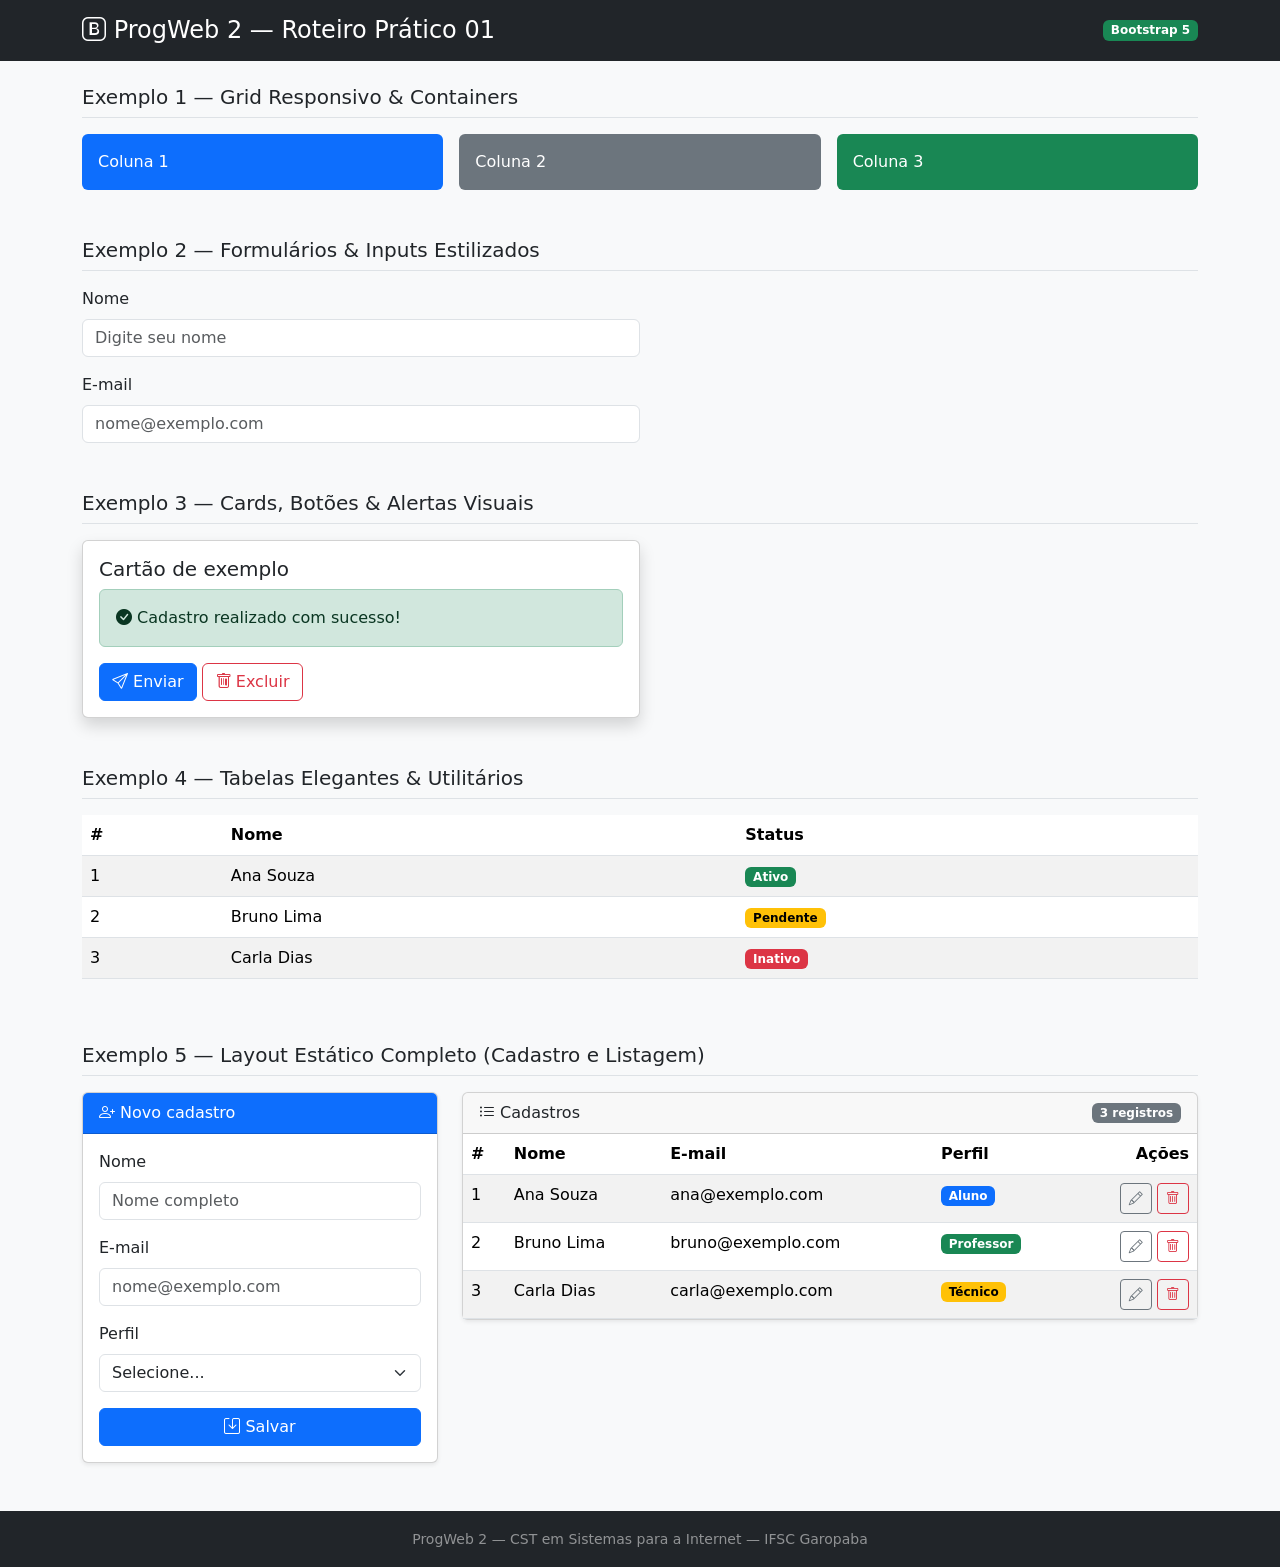
<file: index.html>
<!DOCTYPE html>
<html lang="pt-br">
<head>
  <meta charset="UTF-8">
  <meta name="viewport" content="width=device-width, initial-scale=1">
  <title>ProgWeb 2 — Roteiro 01 | Bootstrap 5</title>

  <!-- Bootstrap 5 CSS (CDN jsDelivr) -->
  <link rel="stylesheet" href="https://cdn.jsdelivr.net/npm/bootstrap@5.3.3/dist/css/bootstrap.min.css">
  <!-- Bootstrap Icons -->
  <link rel="stylesheet" href="https://cdn.jsdelivr.net/npm/bootstrap-icons@1.11.3/font/bootstrap-icons.css">
</head>
<body class="bg-light">

  <!-- Cabeçalho -->
  <header class="bg-dark text-white py-3 mb-4">
    <div class="container d-flex justify-content-between align-items-center">
      <h1 class="h4 mb-0"><i class="bi bi-bootstrap"></i> ProgWeb 2 — Roteiro Prático 01</h1>
      <span class="badge text-bg-success">Bootstrap 5</span>
    </div>
  </header>

  <main class="container">

    <!-- ============================================
         EXEMPLO 1 — Grid Responsivo & Containers
         100% no celular, 50% em tablets, 33.3% em desktops
         ============================================ -->
    <section class="mb-5">
      <h2 class="h5 border-bottom pb-2 mb-3">Exemplo 1 — Grid Responsivo &amp; Containers</h2>
      <div class="row g-3">
        <div class="col-12 col-md-6 col-lg-4">
          <div class="p-3 bg-primary text-white rounded">Coluna 1</div>
        </div>
        <div class="col-12 col-md-6 col-lg-4">
          <div class="p-3 bg-secondary text-white rounded">Coluna 2</div>
        </div>
        <div class="col-12 col-md-6 col-lg-4">
          <div class="p-3 bg-success text-white rounded">Coluna 3</div>
        </div>
      </div>
    </section>

    <!-- ============================================
         EXEMPLO 2 — Formulários & Inputs Estilizados
         ============================================ -->
    <section class="mb-5">
      <h2 class="h5 border-bottom pb-2 mb-3">Exemplo 2 — Formulários &amp; Inputs Estilizados</h2>
      <form class="col-12 col-md-6">
        <div class="mb-3">
          <label for="ex2-nome" class="form-label">Nome</label>
          <input type="text" class="form-control" id="ex2-nome" placeholder="Digite seu nome">
        </div>
        <div class="mb-3">
          <label for="ex2-email" class="form-label">E-mail</label>
          <input type="email" class="form-control" id="ex2-email" placeholder="nome@exemplo.com">
        </div>
      </form>
    </section>

    <!-- ============================================
         EXEMPLO 3 — Cards, Botões & Alertas Visuais
         ============================================ -->
    <section class="mb-5">
      <h2 class="h5 border-bottom pb-2 mb-3">Exemplo 3 — Cards, Botões &amp; Alertas Visuais</h2>
      <div class="card shadow col-12 col-md-6">
        <div class="card-body">
          <h3 class="card-title h5">Cartão de exemplo</h3>
          <div class="alert alert-success" role="alert">
            <i class="bi bi-check-circle-fill"></i> Cadastro realizado com sucesso!
          </div>
          <button type="button" class="btn btn-primary">
            <i class="bi bi-send"></i> Enviar
          </button>
          <button type="button" class="btn btn-outline-danger">
            <i class="bi bi-trash"></i> Excluir
          </button>
        </div>
      </div>
    </section>

    <!-- ============================================
         EXEMPLO 4 — Tabelas Elegantes & Utilitários
         ============================================ -->
    <section class="mb-5">
      <h2 class="h5 border-bottom pb-2 mb-3">Exemplo 4 — Tabelas Elegantes &amp; Utilitários</h2>
      <div class="table-responsive">
        <table class="table table-hover table-striped">
          <thead>
            <tr>
              <th>#</th>
              <th>Nome</th>
              <th>Status</th>
            </tr>
          </thead>
          <tbody>
            <tr>
              <td>1</td>
              <td>Ana Souza</td>
              <td><span class="badge text-bg-success">Ativo</span></td>
            </tr>
            <tr>
              <td>2</td>
              <td>Bruno Lima</td>
              <td><span class="badge text-bg-warning">Pendente</span></td>
            </tr>
            <tr>
              <td>3</td>
              <td>Carla Dias</td>
              <td><span class="badge text-bg-danger">Inativo</span></td>
            </tr>
          </tbody>
        </table>
      </div>
    </section>

    <!-- ============================================
         EXEMPLO 5 — Layout Estático Completo
         Cadastro (col-md-4) + Listagem (col-md-8)
         ============================================ -->
    <section class="mb-5">
      <h2 class="h5 border-bottom pb-2 mb-3">Exemplo 5 — Layout Estático Completo (Cadastro e Listagem)</h2>
      <div class="row g-4">

        <!-- Coluna de cadastro -->
        <div class="col-12 col-md-4">
          <div class="card shadow-sm">
            <div class="card-header bg-primary text-white">
              <i class="bi bi-person-plus"></i> Novo cadastro
            </div>
            <div class="card-body">
              <form>
                <div class="mb-3">
                  <label for="nome" class="form-label">Nome</label>
                  <input type="text" class="form-control" id="nome" placeholder="Nome completo">
                </div>
                <div class="mb-3">
                  <label for="email" class="form-label">E-mail</label>
                  <input type="email" class="form-control" id="email" placeholder="nome@exemplo.com">
                </div>
                <div class="mb-3">
                  <label for="perfil" class="form-label">Perfil</label>
                  <select class="form-select" id="perfil">
                    <option selected>Selecione...</option>
                    <option value="1">Aluno</option>
                    <option value="2">Professor</option>
                    <option value="3">Técnico</option>
                  </select>
                </div>
                <button type="submit" class="btn btn-primary w-100">
                  <i class="bi bi-save"></i> Salvar
                </button>
              </form>
            </div>
          </div>
        </div>

        <!-- Coluna da tabela -->
        <div class="col-12 col-md-8">
          <div class="card shadow-sm">
            <div class="card-header d-flex justify-content-between align-items-center">
              <span><i class="bi bi-list-ul"></i> Cadastros</span>
              <span class="badge text-bg-secondary">3 registros</span>
            </div>
            <div class="table-responsive">
              <table class="table table-striped table-hover mb-0">
                <thead>
                  <tr>
                    <th>#</th>
                    <th>Nome</th>
                    <th>E-mail</th>
                    <th>Perfil</th>
                    <th class="text-end">Ações</th>
                  </tr>
                </thead>
                <tbody>
                  <tr>
                    <td>1</td>
                    <td>Ana Souza</td>
                    <td>ana@exemplo.com</td>
                    <td><span class="badge text-bg-primary">Aluno</span></td>
                    <td class="text-end">
                      <button class="btn btn-sm btn-outline-secondary"><i class="bi bi-pencil"></i></button>
                      <button class="btn btn-sm btn-outline-danger"><i class="bi bi-trash"></i></button>
                    </td>
                  </tr>
                  <tr>
                    <td>2</td>
                    <td>Bruno Lima</td>
                    <td>bruno@exemplo.com</td>
                    <td><span class="badge text-bg-success">Professor</span></td>
                    <td class="text-end">
                      <button class="btn btn-sm btn-outline-secondary"><i class="bi bi-pencil"></i></button>
                      <button class="btn btn-sm btn-outline-danger"><i class="bi bi-trash"></i></button>
                    </td>
                  </tr>
                  <tr>
                    <td>3</td>
                    <td>Carla Dias</td>
                    <td>carla@exemplo.com</td>
                    <td><span class="badge text-bg-warning">Técnico</span></td>
                    <td class="text-end">
                      <button class="btn btn-sm btn-outline-secondary"><i class="bi bi-pencil"></i></button>
                      <button class="btn btn-sm btn-outline-danger"><i class="bi bi-trash"></i></button>
                    </td>
                  </tr>
                </tbody>
              </table>
            </div>
          </div>
        </div>

      </div>
    </section>

  </main>

  <footer class="bg-dark text-white-50 text-center py-3">
    <small>ProgWeb 2 — CST em Sistemas para a Internet — IFSC Garopaba</small>
  </footer>

  <!-- Bootstrap 5 JS (necessário para componentes interativos, ex.: modais) -->
  <script src="https://cdn.jsdelivr.net/npm/bootstrap@5.3.3/dist/js/bootstrap.bundle.min.js"></script>
</body>
</html>
</file>
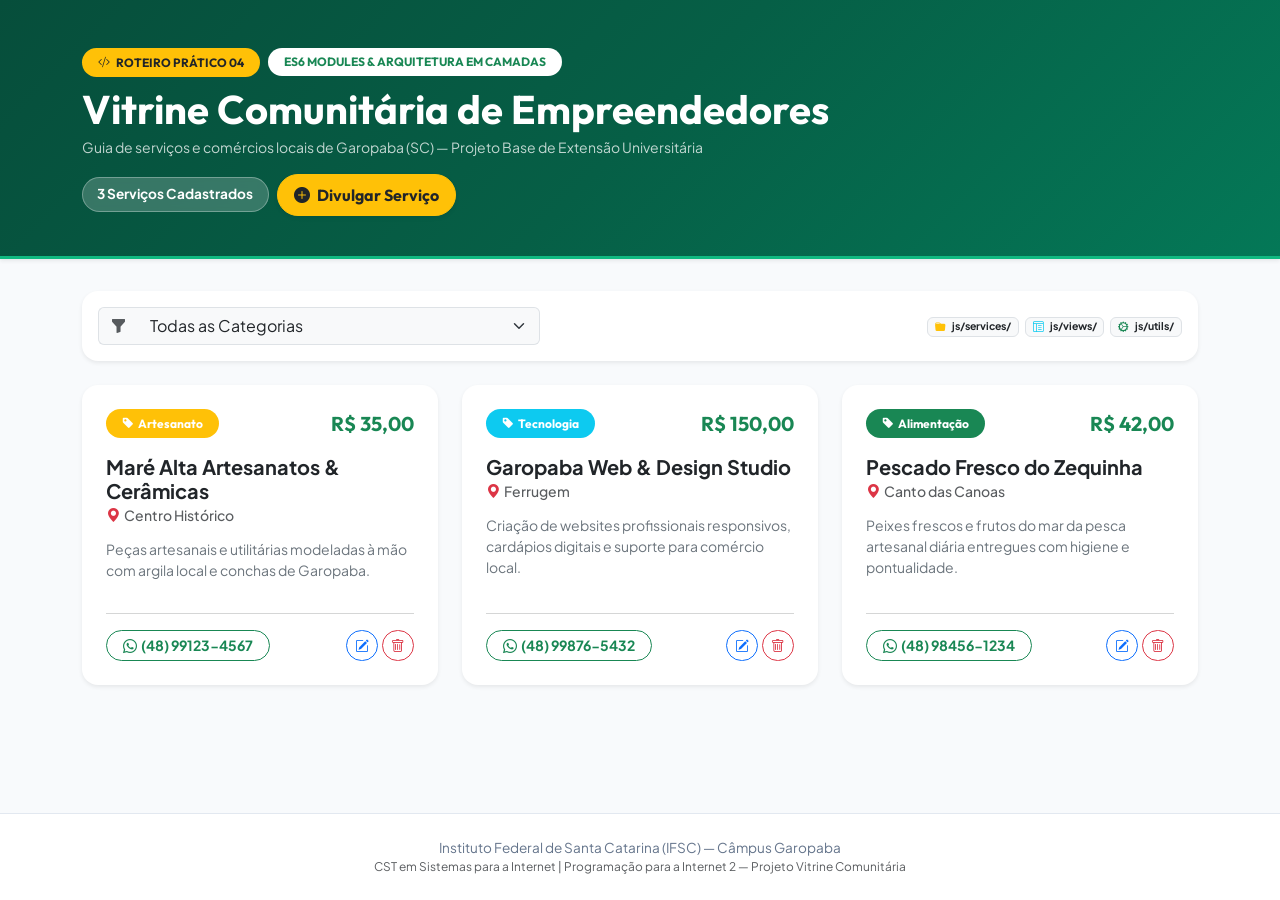
<file: roteiro-4/index.html>
<!DOCTYPE html>
<html lang="pt-BR">
<head>
  <meta charset="UTF-8">
  <meta name="viewport" content="width=device-width, initial-scale=1.0">
  <title>Vitrine Comunitária de Garopaba — Roteiro 04 (ES6 Modules)</title>

  <!-- Bootstrap 5 CSS & Icons & Fonts -->
  <link href="https://cdn.jsdelivr.net/npm/bootstrap@5.3.3/dist/css/bootstrap.min.css" rel="stylesheet">
  <link rel="stylesheet" href="https://cdn.jsdelivr.net/npm/bootstrap-icons@1.11.3/font/bootstrap-icons.min.css">
  <link rel="preconnect" href="https://fonts.googleapis.com">
  <link rel="preconnect" href="https://fonts.gstatic.com" crossorigin>
  <link href="https://fonts.googleapis.com/css2?family=Outfit:wght@500;700;800&family=Plus+Jakarta+Sans:wght@400;500;600;700&family=Fira+Code:wght@400;500;600&display=swap" rel="stylesheet">
  <link rel="stylesheet" href="styles.css">
</head>
<body>

  <!-- TOAST DE NOTIFICAÇÃO FLUTUANTE -->
  <div class="toast-container position-fixed top-0 end-0 p-3" style="z-index: 1090;">
    <div id="toastNotificacao" class="toast align-items-center text-bg-success border-0 shadow-lg" role="alert" aria-live="assertive" aria-atomic="true">
      <div class="d-flex">
        <div class="toast-body d-flex align-items-center gap-2">
          <i class="bi bi-check-circle-fill fs-5"></i>
          <div>
            <strong id="toastTitulo" class="d-block">Sucesso!</strong>
            <span id="toastMensagem">Operação realizada com êxito.</span>
          </div>
        </div>
        <button type="button" class="btn-close btn-close-white me-2 m-auto" data-bs-dismiss="toast" aria-label="Fechar"></button>
      </div>
    </div>
  </div>

  <!-- HERO BANNER -->
  <header class="hero-banner shadow-sm">
    <div class="container">
      <div class="d-flex align-items-center justify-content-between flex-wrap gap-3">
        <div>
          <div class="d-flex align-items-center gap-2 mb-2">
            <span class="badge bg-warning text-dark font-outfit fw-bold px-3 py-2 rounded-pill">
              <i class="bi bi-code-slash me-1"></i> ROTEIRO PRÁTICO 04
            </span>
            <span class="badge bg-white text-success font-outfit fw-bold px-3 py-2 rounded-pill">
              ES6 MODULES &amp; ARQUITETURA EM CAMADAS
            </span>
          </div>
          <h1 class="display-6 fw-bold font-outfit mb-1">Vitrine Comunitária de Empreendedores</h1>
          <p class="mb-0 opacity-75 small">Guia de serviços e comércios locais de Garopaba (SC) — Projeto Base de Extensão Universitária</p>
        </div>
        <div class="d-flex align-items-center gap-2">
          <span class="badge-counter" id="totalServicosBadge">Carregando...</span>
          <button class="btn btn-warning text-dark font-outfit fw-bold px-3 py-2 rounded-pill shadow-sm" data-bs-toggle="modal" data-bs-target="#modalCadastro">
            <i class="bi bi-plus-circle-fill me-1"></i> Divulgar Serviço
          </button>
        </div>
      </div>
    </div>
  </header>

  <!-- FILTROS & CONTEÚDO PRINCIPAL -->
  <main class="container mb-5">
    
    <!-- BARRA DE CONTROLE E FILTRO -->
    <div class="card border-0 shadow-sm rounded-4 mb-4 p-3 bg-white">
      <div class="row g-3 align-items-center justify-content-between">
        <div class="col-md-5">
          <div class="input-group">
            <span class="input-group-text bg-light border-end-0"><i class="bi bi-funnel-fill text-muted"></i></span>
            <select class="form-select border-start-0 bg-light" id="filtroCategoria">
              <option value="todas">Todas as Categorias</option>
              <option value="Alimentação">Alimentação &amp; Gastronomia</option>
              <option value="Tecnologia">Tecnologia &amp; Internet</option>
              <option value="Artesanato">Artesanato &amp; Arte Local</option>
              <option value="Serviços Gerais">Serviços Gerais &amp; Reformas</option>
              <option value="Turismo">Turismo &amp; Passeios</option>
            </select>
          </div>
        </div>

        <div class="col-md-7 text-md-end text-muted small">
          <span class="badge bg-light text-dark border me-1"><i class="bi bi-folder-fill text-warning me-1"></i> js/services/</span>
          <span class="badge bg-light text-dark border me-1"><i class="bi bi-layout-text-window-reverse text-info me-1"></i> js/views/</span>
          <span class="badge bg-light text-dark border"><i class="bi bi-gear-wide-connected text-success me-1"></i> js/utils/</span>
        </div>
      </div>
    </div>

    <!-- GRID DINÂMICO DE CARDS DA VITRINE -->
    <div class="row" id="vitrineContainer">
      <!-- Injetado dinamicamente pela vitrineView.js -->
    </div>

  </main>

  <!-- MODAL DE CADASTRO COM VALIDAÇÃO VISUAL BOOTSTRAP 5 -->
  <div class="modal fade" id="modalCadastro" tabindex="-1" aria-labelledby="modalCadastroLabel" aria-hidden="true">
    <div class="modal-dialog modal-dialog-centered">
      <div class="modal-content rounded-4 border-0 shadow-lg">
        <div class="modal-header border-0 pb-0">
          <h5 class="modal-title font-outfit fw-bold text-dark" id="modalCadastroLabel">
            <i class="bi bi-shop text-success me-2"></i>Cadastrar Serviço na Vitrine
          </h5>
          <button type="button" class="btn-close" data-bs-dismiss="modal" aria-label="Fechar"></button>
        </div>
        
        <form id="formCadastro" novalidate>
          <input type="hidden" id="servicoId" value="">
          <div class="modal-body pt-3">
            <p class="text-muted small mb-3">Preencha as informações do empreendedor local para cadastrar na vitrine:</p>

            <div class="mb-3">
              <label for="nome" class="form-label small fw-bold text-muted">Nome do Empreendimento / Profissional *</label>
              <input type="text" class="form-control rounded-3" id="nome" placeholder="Ex: Maré Alta Artesanatos" required>
              <div class="invalid-feedback">Por favor, informe o nome do empreendimento.</div>
            </div>

            <div class="row g-2 mb-3">
              <div class="col-md-6">
                <label for="categoria" class="form-label small fw-bold text-muted">Categoria *</label>
                <select class="form-select rounded-3" id="categoria" required>
                  <option value="" selected disabled>Selecione...</option>
                  <option value="Alimentação">Alimentação &amp; Gastronomia</option>
                  <option value="Tecnologia">Tecnologia &amp; Internet</option>
                  <option value="Artesanato">Artesanato &amp; Arte Local</option>
                  <option value="Serviços Gerais">Serviços Gerais &amp; Reformas</option>
                  <option value="Turismo">Turismo &amp; Passeios</option>
                </select>
                <div class="invalid-feedback">Selecione uma categoria.</div>
              </div>

              <div class="col-md-6">
                <label for="bairro" class="form-label small fw-bold text-muted">Bairro / Localidade *</label>
                <input type="text" class="form-control rounded-3" id="bairro" placeholder="Ex: Ferrugem, Centro..." required>
                <div class="invalid-feedback">Informe o bairro em Garopaba.</div>
              </div>
            </div>

            <div class="row g-2 mb-3">
              <div class="col-md-6">
                <label for="precoBase" class="form-label small fw-bold text-muted">Preço Base Referência (R$) *</label>
                <input type="number" step="0.50" min="0" class="form-control rounded-3" id="precoBase" placeholder="Ex: 50.00" required>
                <div class="invalid-feedback">Informe um valor válido em R$.</div>
              </div>

              <div class="col-md-6">
                <label for="telefone" class="form-label small fw-bold text-muted">WhatsApp / Telefone *</label>
                <input type="tel" class="form-control rounded-3" id="telefone" placeholder="48999998888" required pattern="[0-9]{10,11}">
                <div class="invalid-feedback">Informe um telefone válido com DDD (10 ou 11 dígitos).</div>
              </div>
            </div>

            <div class="mb-3">
              <label for="descricao" class="form-label small fw-bold text-muted">Descrição dos Serviços e Produtos *</label>
              <textarea class="form-control rounded-3" id="descricao" rows="3" placeholder="Descreva os produtos, serviços, diferenciais ou formas de atendimento..." required></textarea>
              <div class="invalid-feedback">Insira uma breve descrição sobre o negócio.</div>
            </div>
          </div>

          <div class="modal-footer border-0 pt-0">
            <button type="button" class="btn btn-light rounded-pill px-4 text-muted fw-bold" data-bs-dismiss="modal">Cancelar</button>
            <button type="submit" class="btn btn-success rounded-pill px-4 font-outfit fw-bold shadow-sm" id="btnSalvarModal">
              <i class="bi bi-check2-circle me-1"></i> <span id="btnSalvarTexto">Salvar na Vitrine</span>
            </button>
          </div>
        </form>

      </div>
    </div>
  </div>

  <!-- RODAPÉ INSTITUCIONAL -->
  <footer>
    <div class="container text-center">
      <p class="mb-0">Instituto Federal de Santa Catarina (IFSC) — Câmpus Garopaba</p>
      <p class="small text-muted mb-0">CST em Sistemas para a Internet | Programação para a Internet 2 — Projeto Vitrine Comunitária</p>
    </div>
  </footer>

  <!-- SCRIPTS BOOTSTRAP BUNDLE & JS MODULAR ES6 -->
  <script src="https://cdn.jsdelivr.net/npm/bootstrap@5.3.3/dist/js/bootstrap.bundle.min.js"></script>
  <script type="module" src="js/main.js"></script>
</body>
</html>
</file>
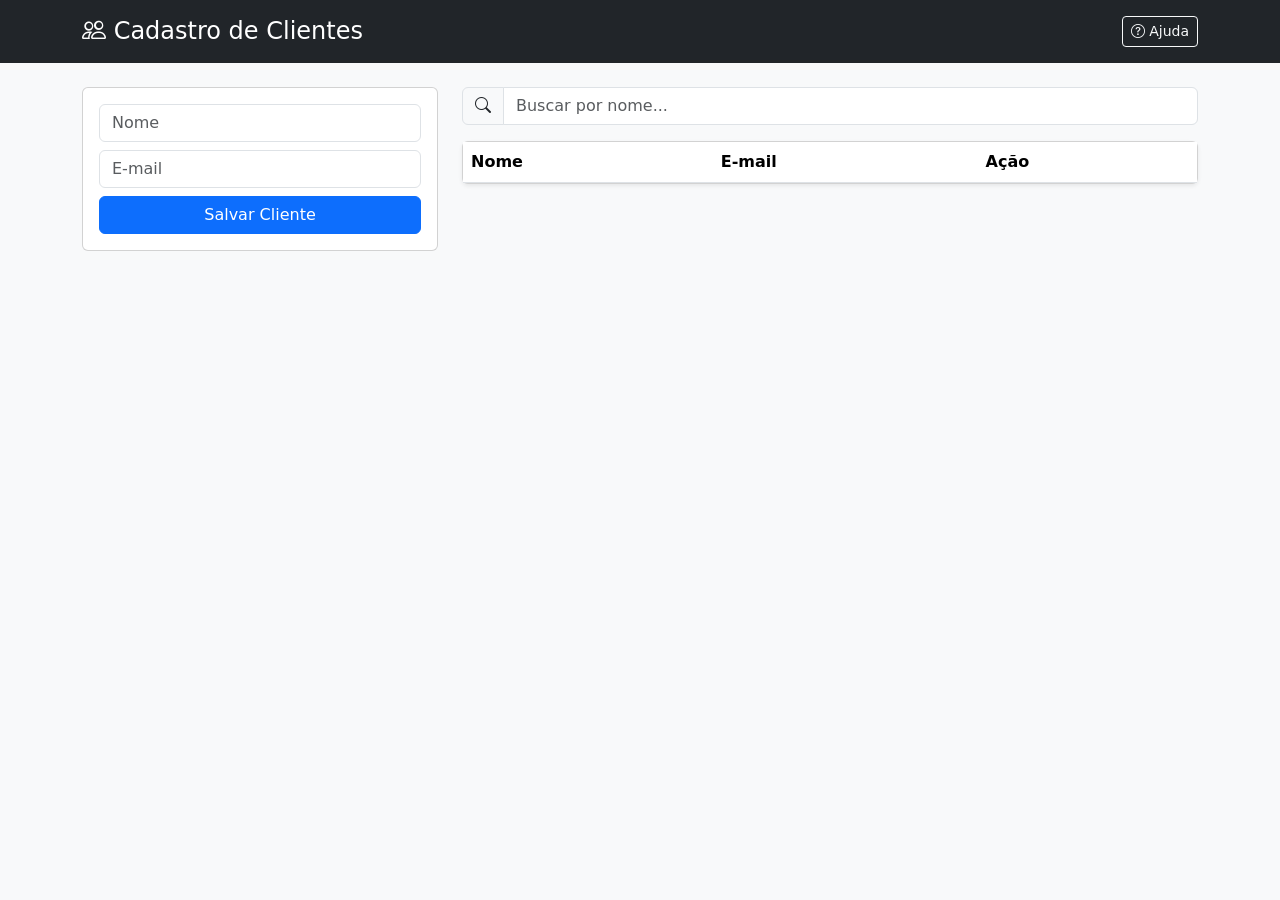
<file: roteiro-2/cadastro.html>
<!DOCTYPE html>
<html lang="pt-br">
<head>
  <meta charset="UTF-8">
  <meta name="viewport" content="width=device-width, initial-scale=1">
  <title>ProgWeb 2 — Roteiro 02 | jQuery &amp; LocalStorage</title>

  <!-- Bootstrap 5 CSS e Bootstrap Icons (mesmos da Parte 1) -->
  <link rel="stylesheet" href="https://cdn.jsdelivr.net/npm/bootstrap@5.3.3/dist/css/bootstrap.min.css">
  <link rel="stylesheet" href="https://cdn.jsdelivr.net/npm/bootstrap-icons@1.11.3/font/bootstrap-icons.css">
</head>
<body class="bg-light">

  <header class="bg-dark text-white py-3 mb-4">
    <div class="container d-flex justify-content-between align-items-center">
      <h1 class="h4 mb-0"><i class="bi bi-people"></i> Cadastro de Clientes</h1>
      <button type="button" id="btn-toggle-ajuda" class="btn btn-outline-light btn-sm">
        <i class="bi bi-question-circle"></i> Ajuda
      </button>
    </div>
  </header>

  <main class="container">

    <!-- Exemplo 9: painel retrátil (começa oculto) -->
    <div id="painel-ajuda" class="alert alert-secondary" style="display: none;">
      <strong>Como usar:</strong> preencha nome e e-mail e clique em <em>Salvar Cliente</em>.
      Os dados ficam salvos no navegador (LocalStorage) e continuam na tela após recarregar a página (F5).
      Use o campo de busca para filtrar a tabela por nome.
    </div>

    <div class="row g-4">

      <!-- Coluna de cadastro (col-md-4) -->
      <div class="col-12 col-md-4">

        <!-- Formulário de Cadastro (#form-cadastro) -->
        <form id="form-cadastro" class="card p-3 mb-3" novalidate>
          <input type="text" id="input-nome"
                 class="form-control mb-2" placeholder="Nome">
          <input type="email" id="input-email"
                 class="form-control mb-2" placeholder="E-mail">
          <button type="submit" id="btn-salvar"
                  class="btn btn-primary">Salvar Cliente</button>
        </form>

        <!-- Caixa de Alerta para Feedback Visual (#caixa-mensagem) -->
        <div id="caixa-mensagem"
             class="alert alert-info d-none"></div>
      </div>

      <!-- Coluna da tabela (col-md-8) -->
      <div class="col-12 col-md-8">

        <!-- Desafio extra: filtro em tempo real -->
        <div class="input-group mb-3">
          <span class="input-group-text"><i class="bi bi-search"></i></span>
          <input type="text" id="filtro-nome" class="form-control"
                 placeholder="Buscar por nome...">
        </div>

        <!-- Tabela com Corpo Dinâmico (#tabela-corpo) -->
        <div class="card shadow-sm">
          <div class="table-responsive">
            <table class="table table-striped table-hover mb-0">
              <thead>
                <tr>
                  <th>Nome</th>
                  <th>E-mail</th>
                  <th>Ação</th>
                </tr>
              </thead>
              <tbody id="tabela-corpo"></tbody>
            </table>
          </div>
        </div>

      </div>
    </div>
  </main>

  <!-- Scripts no final do body: jQuery, Bootstrap JS e a lógica em app.js -->
  <script src="https://code.jquery.com/jquery-3.7.1.min.js"></script>
  <script src="https://cdn.jsdelivr.net/npm/bootstrap@5.3.3/dist/js/bootstrap.bundle.min.js"></script>
  <script src="app.js"></script>
</body>
</html>
</file>
<file: roteiro-4/styles.css>
/* Estilos da Vitrine Comunitária de Garopaba (Roteiro 04) */
:root {
  --ifsc-green: #059669;
  --ifsc-dark-green: #047857;
  --garopaba-blue: #0284c7;
  --bg-page: #f8fafc;
  --text-dark: #0f172a;
}

body {
  font-family: 'Plus Jakarta Sans', sans-serif;
  background-color: var(--bg-page);
  color: var(--text-dark);
  min-height: 100vh;
  display: flex;
  flex-direction: column;
}

.font-outfit {
  font-family: 'Outfit', sans-serif;
}

.hero-banner {
  background: linear-gradient(135deg, #064e3b 0%, #065f46 50%, #047857 100%);
  color: #ffffff;
  padding: 3rem 0 2.5rem;
  margin-bottom: 2rem;
  border-bottom: 3px solid #10b981;
}

.vitrine-card {
  transition: all 0.25s cubic-bezier(0.4, 0, 0.2, 1);
  background: #ffffff;
}

.vitrine-card:hover {
  transform: translateY(-5px);
  box-shadow: 0 15px 30px -10px rgba(0, 0, 0, 0.12) !important;
}

.badge-counter {
  background: rgba(255, 255, 255, 0.2);
  backdrop-filter: blur(5px);
  border: 1px solid rgba(255, 255, 255, 0.3);
  padding: 0.4rem 0.9rem;
  border-radius: 50px;
  font-size: 0.85rem;
  font-weight: 700;
}

.form-control:focus, .form-select:focus {
  border-color: #059669;
  box-shadow: 0 0 0 0.25rem rgba(5, 150, 105, 0.2);
}

footer {
  margin-top: auto;
  background: #ffffff;
  border-top: 1px solid #e2e8f0;
  padding: 1.5rem 0;
  color: #64748b;
  font-size: 0.85rem;
}
</file>
